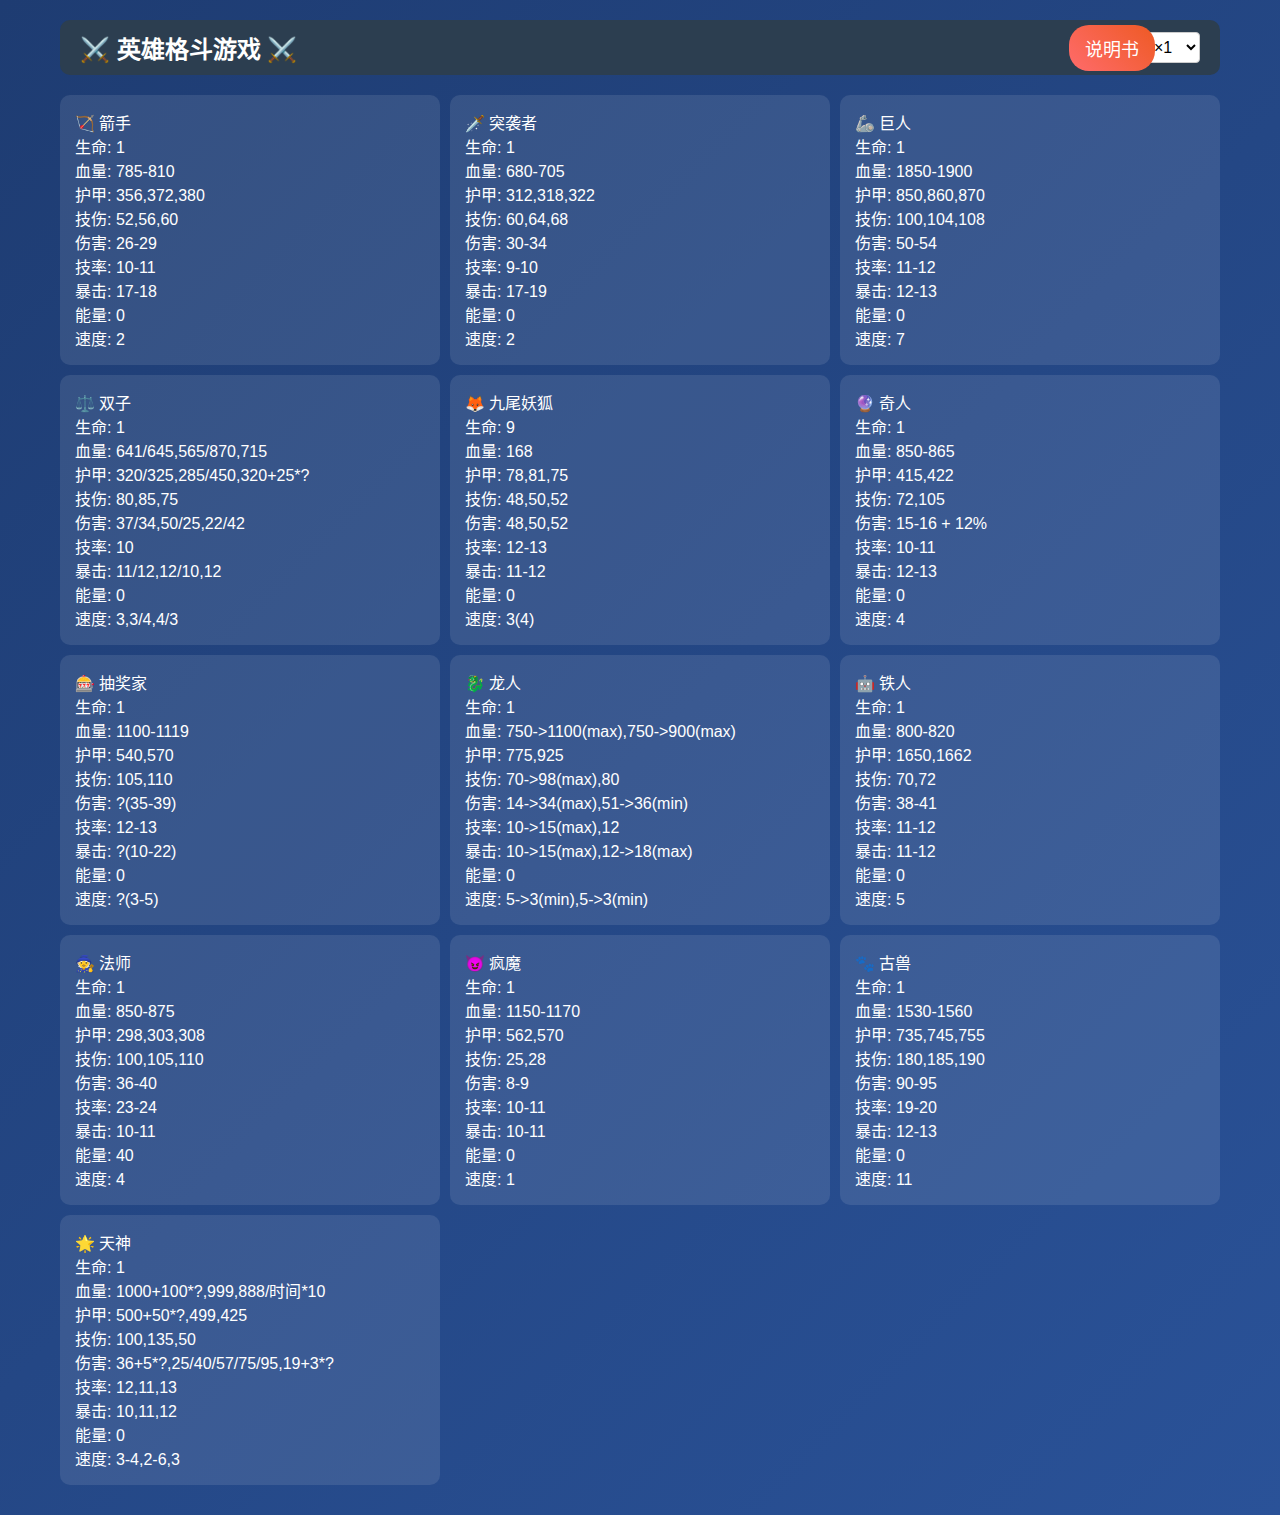
<file: index.html>
<!DOCTYPE html>
<html lang="zh-CN">

<head>
    <meta charset="UTF-8">
    <meta name="viewport" content="width=device-width, initial-scale=1.0">
    <title>英雄格斗游戏</title>
    <link rel="stylesheet" href="./cssPart/gedou.css">
</head>

<body>
    <div class="game-container">
        <div class="game-header">
            <h1 class="game-title">⚔️ 英雄格斗游戏 ⚔️</h1>
            <div class="header-controls">
                <select id="multiplierSelect" class="multiplier-select">
                    <option value="1">×1</option>
                    <option value="2">×2</option>
                    <option value="4">×4</option>
                </select>
                <button id="instructionsBtn" class="instructions-btn">说明书</button>
            </div>
        </div>

        <div id="characterSelection" class="character-selection">
            <div class="character-card" onclick="selectCharacter('Shooter', this)">
                <div>🏹 箭手</div>
                <div>生命: 1</div>
                <div>血量: 785-810</div>
                <div>护甲: 356,372,380</div>
                <div>技伤: 52,56,60</div>
                <div>伤害: 26-29</div>
                <div>技率: 10-11</div>
                <div>暴击: 17-18</div>
                <div>能量: 0</div>
                <div>速度: 2</div>
            </div>
            <div class="character-card" onclick="selectCharacter('Rusher', this)">
                <div>🗡️ 突袭者</div>
                <div>生命: 1</div>
                <div>血量: 680-705</div>
                <div>护甲: 312,318,322</div>
                <div>技伤: 60,64,68</div>
                <div>伤害: 30-34</div>
                <div>技率: 9-10</div>
                <div>暴击: 17-19</div>
                <div>能量: 0</div>
                <div>速度: 2</div>
            </div>
            <div class="character-card" onclick="selectCharacter('Giant', this)">
                <div>🦾 巨人</div>
                <div>生命: 1</div>
                <div>血量: 1850-1900</div>
                <div>护甲: 850,860,870</div>
                <div>技伤: 100,104,108</div>
                <div>伤害: 50-54</div>
                <div>技率: 11-12</div>
                <div>暴击: 12-13</div>
                <div>能量: 0</div>
                <div>速度: 7</div>
            </div>
            <div class="character-card" onclick="selectCharacter('Twin', this)">
                <div>⚖️ 双子</div>
                <div>生命: 1</div>
                <div>血量: 641/645,565/870,715</div>
                <div>护甲: 320/325,285/450,320+25*?</div>
                <div>技伤: 80,85,75</div>
                <div>伤害: 37/34,50/25,22/42</div>
                <div>技率: 10</div>
                <div>暴击: 11/12,12/10,12</div>
                <div>能量: 0</div>
                <div>速度: 3,3/4,4/3</div>
            </div>
            <div class="character-card" onclick="selectCharacter('NineTailedFox', this)">
                <div>🦊 九尾妖狐</div>
                <div>生命: 9</div>
                <div>血量: 168</div>
                <div>护甲: 78,81,75</div>
                <div>技伤: 48,50,52</div>
                <div>伤害: 48,50,52</div>
                <div>技率: 12-13</div>
                <div>暴击: 11-12</div>
                <div>能量: 0</div>
                <div>速度: 3(4)</div>
            </div>
            <div class="character-card" onclick="selectCharacter('MysteryMan', this)">
                <div>🔮 奇人</div>
                <div>生命: 1</div>
                <div>血量: 850-865</div>
                <div>护甲: 415,422</div>
                <div>技伤: 72,105</div>
                <div>伤害: 15-16 + 12%</div>
                <div>技率: 10-11</div>
                <div>暴击: 12-13</div>
                <div>能量: 0</div>
                <div>速度: 4</div>
            </div>
            <div class="character-card" onclick="selectCharacter('LotteryMan', this)">
                <div>🎰 抽奖家</div>
                <div>生命: 1</div>
                <div>血量: 1100-1119</div>
                <div>护甲: 540,570</div>
                <div>技伤: 105,110</div>
                <div>伤害: ?(35-39)</div>
                <div>技率: 12-13</div>
                <div>暴击: ?(10-22)</div>
                <div>能量: 0</div>
                <div>速度: ?(3-5)</div>
            </div>
            <div class="character-card" onclick="selectCharacter('LongRen', this)">
                <div>🐉 龙人</div>
                <div>生命: 1</div>
                <div>血量: 750->1100(max),750->900(max)</div>
                <div>护甲: 775,925</div>
                <div>技伤: 70->98(max),80</div>
                <div>伤害: 14->34(max),51->36(min)</div>
                <div>技率: 10->15(max),12</div>
                <div>暴击: 10->15(max),12->18(max)</div>
                <div>能量: 0</div>
                <div>速度: 5->3(min),5->3(min)</div>
            </div>
            <div class="character-card" onclick="selectCharacter('IronMan', this)">
                <div>🤖 铁人</div>
                <div>生命: 1</div>
                <div>血量: 800-820</div>
                <div>护甲: 1650,1662</div>
                <div>技伤: 70,72</div>
                <div>伤害: 38-41</div>
                <div>技率: 11-12</div>
                <div>暴击: 11-12</div>
                <div>能量: 0</div>
                <div>速度: 5</div>
            </div>
            <div class="character-card" onclick="selectCharacter('Enchanter', this)">
                <div>🧙 法师</div>
                <div>生命: 1</div>
                <div>血量: 850-875</div>
                <div>护甲: 298,303,308</div>
                <div>技伤: 100,105,110</div>
                <div>伤害: 36-40</div>
                <div>技率: 23-24</div>
                <div>暴击: 10-11</div>
                <div>能量: 40</div>
                <div>速度: 4</div>
            </div>
            <div class="character-card" onclick="selectCharacter('CrazyDemon', this)">
                <div>😈 疯魔</div>
                <div>生命: 1</div>
                <div>血量: 1150-1170</div>
                <div>护甲: 562,570</div>
                <div>技伤: 25,28</div>
                <div>伤害: 8-9</div>
                <div>技率: 10-11</div>
                <div>暴击: 10-11</div>
                <div>能量: 0</div>
                <div>速度: 1</div>
            </div>
            <div class="character-card" onclick="selectCharacter('AncientBeast', this)">
                <div>🐾 古兽</div>
                <div>生命: 1</div>
                <div>血量: 1530-1560</div>
                <div>护甲: 735,745,755</div>
                <div>技伤: 180,185,190</div>
                <div>伤害: 90-95</div>
                <div>技率: 19-20</div>
                <div>暴击: 12-13</div>
                <div>能量: 0</div>
                <div>速度: 11</div>
            </div>
            <div class="character-card" onclick="selectCharacter('God', this)">
                <div>🌟 天神</div>  
                <div>生命: 1</div>
                <div>血量: 1000+100*?,999,888/时间*10</div>
                <div>护甲: 500+50*?,499,425</div>
                <div>技伤: 100,135,50</div>
                <div>伤害: 36+5*?,25/40/57/75/95,19+3*?</div>
                <div>技率: 12,11,13</div>
                <div>暴击: 10,11,12</div>
                <div>能量: 0</div>
                <div>速度: 3-4,2-6,3</div>
            </div>
        </div>

        <div id="battleArea" style="display: none;">
            <div class="game-status" id="gameStatus">选择角色开始战斗！</div>
            <div class="battlefield">
                <div class="player" id="player1">
                    <div class="player-image">👤</div>
                    <div class="player-name" id="player1Name">玩家1</div>
                    <div class="player-stats">
                        <div>血量: <span id="player1Blood">0</span>/<span id="player1MaxBlood">0</span></div>
                        <div class="stat-bar blood-bar">
                            <div class="stat-fill" id="player1BloodBar" style="width: 100%;"></div>
                        </div>
                        <div>护甲: <span id="player1Armor">0</span>/<span id="player1MaxArmor">0</span></div>
                        <div class="stat-bar armor-bar">
                            <div class="stat-fill" id="player1ArmorBar" style="width: 100%;"></div>
                        </div>
                        <div>能量: <span id="player1Energy">0</span></div>
                        <div class="stat-bar energy-bar">
                            <div class="stat-fill" id="player1EnergyBar" style="width: 0%;"></div>
                        </div>
                        <div>生命: <span id="player1Life">无</span></div>
                        <div>天赋: <span id="player1Talent">无</span></div>
                        <div>特性: <span id="player1Feature">无</span></div>
                        <div>攻击: <span id="player1Hurt">无</span></div>
                        <div>速度: <span id="player1Speed">无</span></div>
                        
                    </div>
                </div>

                <div class="vs">VS</div>

                <div class="player" id="player2">
                    <div class="player-image">👤</div>
                    <div class="player-name" id="player2Name">玩家2</div>
                    <div class="player-stats">
                        <div>血量: <span id="player2Blood">0</span>/<span id="player2MaxBlood">0</span></div>
                        <div class="stat-bar blood-bar">
                            <div class="stat-fill" id="player2BloodBar" style="width: 100%;"></div>
                        </div>
                        <div>护甲: <span id="player2Armor">0</span>/<span id="player2MaxArmor">0</span></div>
                        <div class="stat-bar armor-bar">
                            <div class="stat-fill" id="player2ArmorBar" style="width: 100%;"></div>
                        </div>
                        <div>能量: <span id="player2Energy">0</span></div>
                        <div class="stat-bar energy-bar">
                            <div class="stat-fill" id="player2EnergyBar" style="width: 0%;"></div>
                        </div>
                        <div>生命: <span id="player2Life">无</span></div>
                        <div>天赋: <span id="player2Talent">无</span></div>
                        <div>特性: <span id="player2Feature">无</span></div>
                        <div>攻击: <span id="player2Hurt">无</span></div>
                        <div>速度: <span id="player2Speed">无</span></div>
                    </div>
                </div>
            </div>

            <div class="controls">
                <div class="action-buttons">
                    <!-- <button class="attack-btn" onclick="performAttack()" id="attackBtn" disabled>⚔️ 普通攻击</button>
                    <button class="skill-btn" onclick="performSkill()" id="skillBtn" disabled>⚡ 技能攻击</button>
                    <button onclick="endTurn()" id="endTurnBtn" disabled>⏭️ 结束回合</button> -->
                    <button onclick="resetGame()">🔄 重新开始</button>
                </div>
            </div>

            <div class="game-log" id="gameLog">
                <div class="log-entry">欢迎来到英雄格斗游戏！</div>
            </div>
        </div>
    </div>

    <script src="./jsPart/introductionButton.js"></script>
    <script src="./jsPart/hero.js"></script>
    <script src="./jsPart/specificHero.js"></script>
    <script src="./jsPart/game.js"></script>
</body>


</html>
</file>
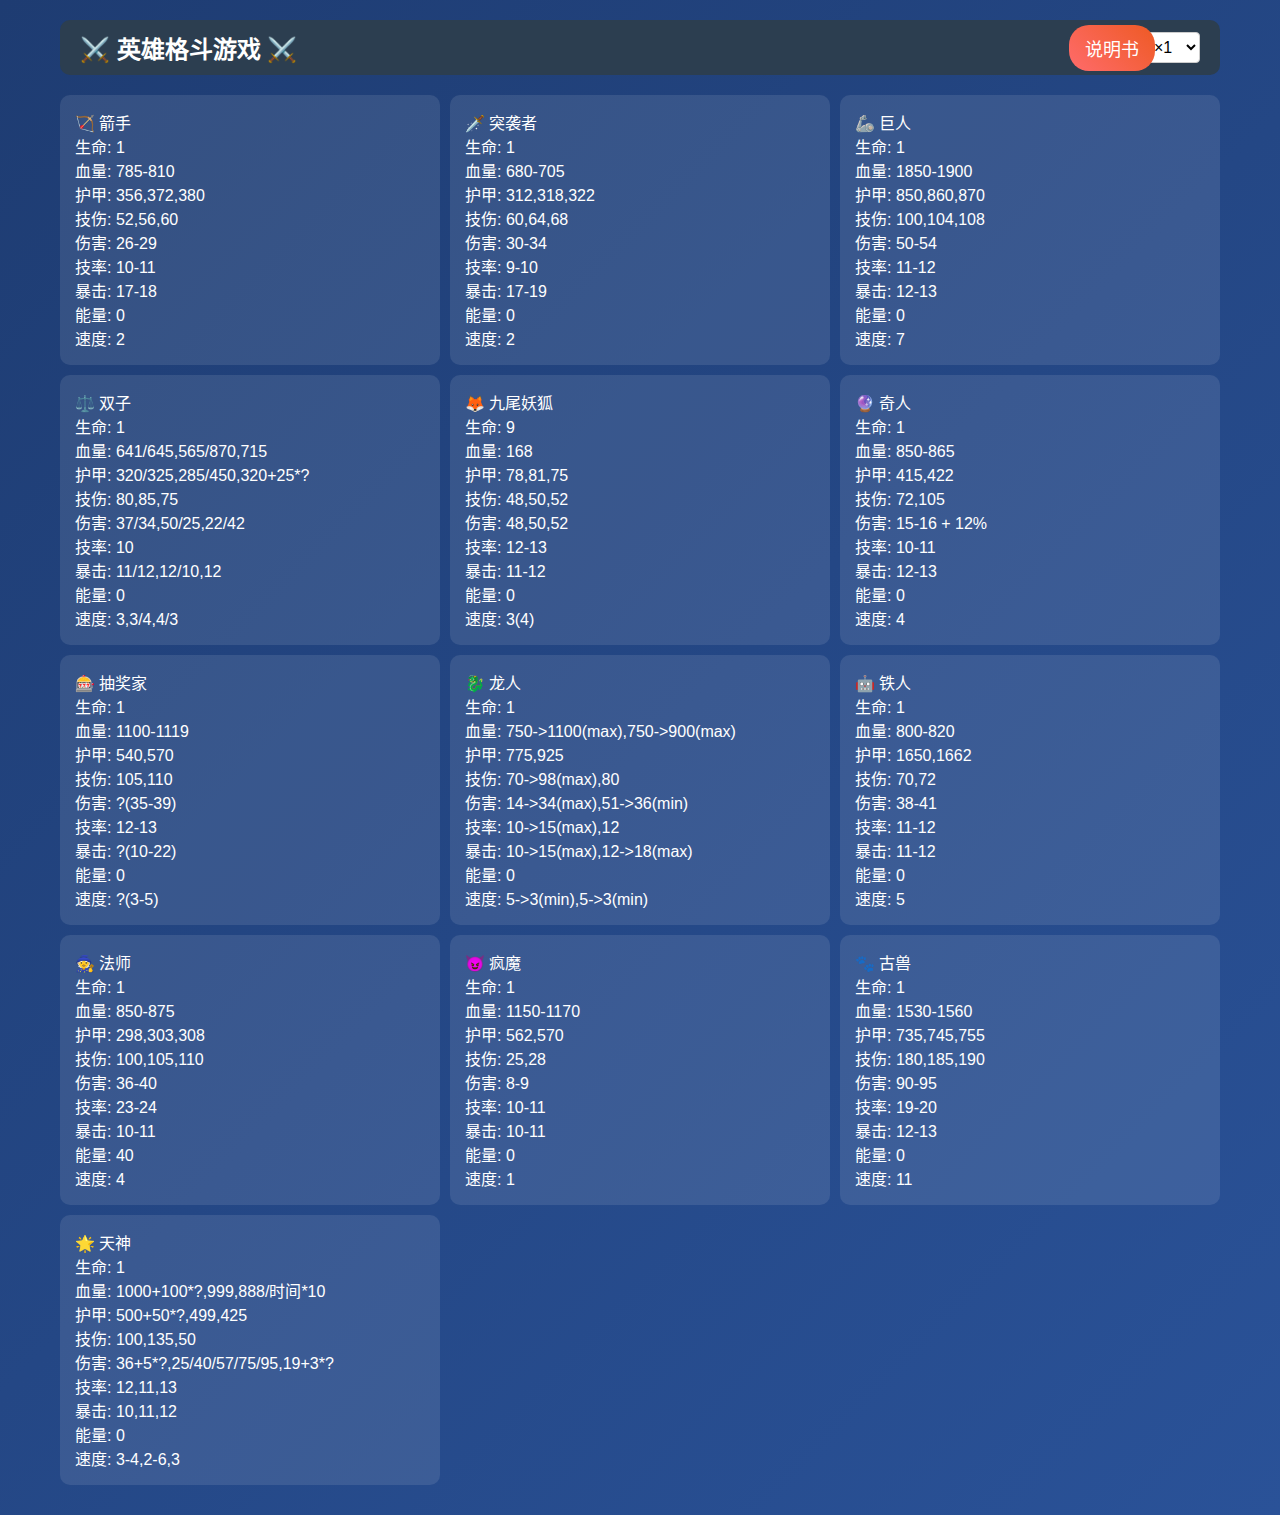
<file: gedou.html>
<!DOCTYPE html>
<html lang="zh-CN">

<head>
    <meta charset="UTF-8">
    <meta name="viewport" content="width=device-width, initial-scale=1.0">
    <title>英雄格斗游戏</title>
    <link rel="stylesheet" href="./cssPart/gedou.css">
</head>

<body>
    <div class="game-container">
        <div class="game-header">
            <h1 class="game-title">⚔️ 英雄格斗游戏 ⚔️</h1>
            <div class="header-controls">
                <select id="multiplierSelect" class="multiplier-select">
                    <option value="1">×1</option>
                    <option value="2">×2</option>
                    <option value="4">×4</option>
                </select>
                <button id="instructionsBtn" class="instructions-btn">说明书</button>
            </div>
        </div>

        <div id="characterSelection" class="character-selection">
            <div class="character-card" onclick="selectCharacter('Shooter', this)">
                <div>🏹 箭手</div>
                <div>生命: 1</div>
                <div>血量: 785-810</div>
                <div>护甲: 356,372,380</div>
                <div>技伤: 52,56,60</div>
                <div>伤害: 26-29</div>
                <div>技率: 10-11</div>
                <div>暴击: 17-18</div>
                <div>能量: 0</div>
                <div>速度: 2</div>
            </div>
            <div class="character-card" onclick="selectCharacter('Rusher', this)">
                <div>🗡️ 突袭者</div>
                <div>生命: 1</div>
                <div>血量: 680-705</div>
                <div>护甲: 312,318,322</div>
                <div>技伤: 60,64,68</div>
                <div>伤害: 30-34</div>
                <div>技率: 9-10</div>
                <div>暴击: 17-19</div>
                <div>能量: 0</div>
                <div>速度: 2</div>
            </div>
            <div class="character-card" onclick="selectCharacter('Giant', this)">
                <div>🦾 巨人</div>
                <div>生命: 1</div>
                <div>血量: 1850-1900</div>
                <div>护甲: 850,860,870</div>
                <div>技伤: 100,104,108</div>
                <div>伤害: 50-54</div>
                <div>技率: 11-12</div>
                <div>暴击: 12-13</div>
                <div>能量: 0</div>
                <div>速度: 7</div>
            </div>
            <div class="character-card" onclick="selectCharacter('Twin', this)">
                <div>⚖️ 双子</div>
                <div>生命: 1</div>
                <div>血量: 641/645,565/870,715</div>
                <div>护甲: 320/325,285/450,320+25*?</div>
                <div>技伤: 80,85,75</div>
                <div>伤害: 37/34,50/25,22/42</div>
                <div>技率: 10</div>
                <div>暴击: 11/12,12/10,12</div>
                <div>能量: 0</div>
                <div>速度: 3,3/4,4/3</div>
            </div>
            <div class="character-card" onclick="selectCharacter('NineTailedFox', this)">
                <div>🦊 九尾妖狐</div>
                <div>生命: 9</div>
                <div>血量: 168</div>
                <div>护甲: 78,81,75</div>
                <div>技伤: 48,50,52</div>
                <div>伤害: 48,50,52</div>
                <div>技率: 12-13</div>
                <div>暴击: 11-12</div>
                <div>能量: 0</div>
                <div>速度: 3(4)</div>
            </div>
            <div class="character-card" onclick="selectCharacter('MysteryMan', this)">
                <div>🔮 奇人</div>
                <div>生命: 1</div>
                <div>血量: 850-865</div>
                <div>护甲: 415,422</div>
                <div>技伤: 72,105</div>
                <div>伤害: 15-16 + 12%</div>
                <div>技率: 10-11</div>
                <div>暴击: 12-13</div>
                <div>能量: 0</div>
                <div>速度: 4</div>
            </div>
            <div class="character-card" onclick="selectCharacter('LotteryMan', this)">
                <div>🎰 抽奖家</div>
                <div>生命: 1</div>
                <div>血量: 1100-1119</div>
                <div>护甲: 540,570</div>
                <div>技伤: 105,110</div>
                <div>伤害: ?(35-39)</div>
                <div>技率: 12-13</div>
                <div>暴击: ?(10-22)</div>
                <div>能量: 0</div>
                <div>速度: ?(3-5)</div>
            </div>
            <div class="character-card" onclick="selectCharacter('LongRen', this)">
                <div>🐉 龙人</div>
                <div>生命: 1</div>
                <div>血量: 750->1100(max),750->900(max)</div>
                <div>护甲: 775,925</div>
                <div>技伤: 70->98(max),80</div>
                <div>伤害: 14->34(max),51->36(min)</div>
                <div>技率: 10->15(max),12</div>
                <div>暴击: 10->15(max),12->18(max)</div>
                <div>能量: 0</div>
                <div>速度: 5->3(min),5->3(min)</div>
            </div>
            <div class="character-card" onclick="selectCharacter('IronMan', this)">
                <div>🤖 铁人</div>
                <div>生命: 1</div>
                <div>血量: 800-820</div>
                <div>护甲: 1650,1662</div>
                <div>技伤: 70,72</div>
                <div>伤害: 38-41</div>
                <div>技率: 11-12</div>
                <div>暴击: 11-12</div>
                <div>能量: 0</div>
                <div>速度: 5</div>
            </div>
            <div class="character-card" onclick="selectCharacter('Enchanter', this)">
                <div>🧙 法师</div>
                <div>生命: 1</div>
                <div>血量: 850-875</div>
                <div>护甲: 298,303,308</div>
                <div>技伤: 100,105,110</div>
                <div>伤害: 36-40</div>
                <div>技率: 23-24</div>
                <div>暴击: 10-11</div>
                <div>能量: 40</div>
                <div>速度: 4</div>
            </div>
            <div class="character-card" onclick="selectCharacter('CrazyDemon', this)">
                <div>😈 疯魔</div>
                <div>生命: 1</div>
                <div>血量: 1150-1170</div>
                <div>护甲: 562,570</div>
                <div>技伤: 25,28</div>
                <div>伤害: 8-9</div>
                <div>技率: 10-11</div>
                <div>暴击: 10-11</div>
                <div>能量: 0</div>
                <div>速度: 1</div>
            </div>
            <div class="character-card" onclick="selectCharacter('AncientBeast', this)">
                <div>🐾 古兽</div>
                <div>生命: 1</div>
                <div>血量: 1530-1560</div>
                <div>护甲: 735,745,755</div>
                <div>技伤: 180,185,190</div>
                <div>伤害: 90-95</div>
                <div>技率: 19-20</div>
                <div>暴击: 12-13</div>
                <div>能量: 0</div>
                <div>速度: 11</div>
            </div>
            <div class="character-card" onclick="selectCharacter('God', this)">
                <div>🌟 天神</div>  
                <div>生命: 1</div>
                <div>血量: 1000+100*?,999,888/时间*10</div>
                <div>护甲: 500+50*?,499,425</div>
                <div>技伤: 100,135,50</div>
                <div>伤害: 36+5*?,25/40/57/75/95,19+3*?</div>
                <div>技率: 12,11,13</div>
                <div>暴击: 10,11,12</div>
                <div>能量: 0</div>
                <div>速度: 3-4,2-6,3</div>
            </div>
        </div>

        <div id="battleArea" style="display: none;">
            <div class="game-status" id="gameStatus">选择角色开始战斗！</div>
            <div class="battlefield">
                <div class="player" id="player1">
                    <div class="player-image">👤</div>
                    <div class="player-name" id="player1Name">玩家1</div>
                    <div class="player-stats">
                        <div>血量: <span id="player1Blood">0</span>/<span id="player1MaxBlood">0</span></div>
                        <div class="stat-bar blood-bar">
                            <div class="stat-fill" id="player1BloodBar" style="width: 100%;"></div>
                        </div>
                        <div>护甲: <span id="player1Armor">0</span>/<span id="player1MaxArmor">0</span></div>
                        <div class="stat-bar armor-bar">
                            <div class="stat-fill" id="player1ArmorBar" style="width: 100%;"></div>
                        </div>
                        <div>能量: <span id="player1Energy">0</span></div>
                        <div class="stat-bar energy-bar">
                            <div class="stat-fill" id="player1EnergyBar" style="width: 0%;"></div>
                        </div>
                        <div>生命: <span id="player1Life">无</span></div>
                        <div>天赋: <span id="player1Talent">无</span></div>
                        <div>特性: <span id="player1Feature">无</span></div>
                        <div>攻击: <span id="player1Hurt">无</span></div>
                        <div>速度: <span id="player1Speed">无</span></div>
                        
                    </div>
                </div>

                <div class="vs">VS</div>

                <div class="player" id="player2">
                    <div class="player-image">👤</div>
                    <div class="player-name" id="player2Name">玩家2</div>
                    <div class="player-stats">
                        <div>血量: <span id="player2Blood">0</span>/<span id="player2MaxBlood">0</span></div>
                        <div class="stat-bar blood-bar">
                            <div class="stat-fill" id="player2BloodBar" style="width: 100%;"></div>
                        </div>
                        <div>护甲: <span id="player2Armor">0</span>/<span id="player2MaxArmor">0</span></div>
                        <div class="stat-bar armor-bar">
                            <div class="stat-fill" id="player2ArmorBar" style="width: 100%;"></div>
                        </div>
                        <div>能量: <span id="player2Energy">0</span></div>
                        <div class="stat-bar energy-bar">
                            <div class="stat-fill" id="player2EnergyBar" style="width: 0%;"></div>
                        </div>
                        <div>生命: <span id="player2Life">无</span></div>
                        <div>天赋: <span id="player2Talent">无</span></div>
                        <div>特性: <span id="player2Feature">无</span></div>
                        <div>攻击: <span id="player2Hurt">无</span></div>
                        <div>速度: <span id="player2Speed">无</span></div>
                    </div>
                </div>
            </div>

            <div class="controls">
                <div class="action-buttons">
                    <!-- <button class="attack-btn" onclick="performAttack()" id="attackBtn" disabled>⚔️ 普通攻击</button>
                    <button class="skill-btn" onclick="performSkill()" id="skillBtn" disabled>⚡ 技能攻击</button>
                    <button onclick="endTurn()" id="endTurnBtn" disabled>⏭️ 结束回合</button> -->
                    <button onclick="resetGame()">🔄 重新开始</button>
                </div>
            </div>

            <div class="game-log" id="gameLog">
                <div class="log-entry">欢迎来到英雄格斗游戏！</div>
            </div>
        </div>
    </div>

    <script src="./jsPart/introductionButton.js"></script>
    <script src="./jsPart/hero.js"></script>
    <script src="./jsPart/specificHero.js"></script>
    <script src="./jsPart/game.js"></script>
</body>

</html>
</file>
<file: cssPart/gedou.css>
* {
    margin: 0;
    padding: 0;
    box-sizing: border-box;
}

body {
    font-family: 'Arial', sans-serif;
    background: linear-gradient(135deg, #1e3c72, #2a5298);
    color: white;
    min-height: 100vh;
    overflow-x: hidden;
}

.game-container {
    max-width: 1200px;
    margin: 0 auto;
    padding: 20px;
}

.game-header {
    display: flex;
    justify-content: space-between;
    align-items: center;
    padding: 10px 20px;
    background-color: #2c3e50;
    color: white;
    border-radius: 10px;
    margin-bottom: 20px;
}

.game-title {
    margin: 0;
    font-size: 24px;
}

.header-controls {
    display: flex;
    align-items: center;
    gap: 10px;
}

.multiplier-select {
    padding: 5px 10px;
    font-size: 16px;
    border-radius: 4px;
    border: 1px solid #ccc;
    background-color: white;
}

.multiplier-select:disabled {
    background-color: #f0f0f0;
    color: #666;
}
.battlefield {
    display: flex;
    justify-content: space-between;
    align-items: center;
    margin: 20px 0;
    padding: 20px;
    background: rgba(0,0,0,0.3);
    border-radius: 15px;
    min-height: 300px;
}

.player {
    flex: 1;
    text-align: center;
    padding: 20px;
    background: rgba(255,255,255,0.1);
    border-radius: 10px;
    margin: 0 10px;
    min-width: 300px;
}

.player.active {
    background: rgba(255,215,0,0.3);
    border: 2px solid gold;
}

.player-name {
    font-size: 1.0em;
    margin-bottom: 2px;
    color: #ffd700;
}

.player-stats {
    margin: 5px 0;
    text-align: left;
}

.stat-bar {
    height: 12px;
    background: #333;
    border-radius: 5px;
    margin: 5px 0;
    overflow: hidden;
}

.stat-fill {
    height: 100%;
    transition: width 0.3s ease;
}

.blood-bar .stat-fill {
    background: linear-gradient(to right, #ff4444, #cc0000); 
}

.armor-bar .stat-fill {
    background: linear-gradient(to right, #4444ff, #0000cc);
}

.energy-bar .stat-fill {
    background: linear-gradient(to right, #ffff44, #cccc00);
}

.player-image {
    width: 40px;
    height: 40px;
    background: rgba(255,255,255,0.2);
    border-radius: 50%;
    margin: 0 auto 15px;
    display: flex;
    align-items: center;
    justify-content: center;
    font-size: 2em;
}

.controls {
    margin: 15px 0;
    text-align: center;
}

.action-buttons {
    display: flex;
    justify-content: center;
    gap: 10px;
    flex-wrap: wrap;
}

button {
    padding: 12px 24px;
    margin: 5px;
    border: none;
    border-radius: 25px;
    background: linear-gradient(45deg, #ff6b6b, #ee5a24);
    color: white;
    font-size: 16px;
    cursor: pointer;
    transition: all 0.3s ease;
}

button:hover {
    transform: translateY(-2px);
    box-shadow: 0 5px 15px rgba(0,0,0,0.3);
}

button:disabled {
    opacity: 0.5;
    cursor: not-allowed;
    transform: none;
}

.attack-btn {
    background: linear-gradient(45deg, #ff9ff3, #f368e0);
}

.skill-btn {
    background: linear-gradient(45deg, #1dd1a1, #10ac84);
}

.game-log {
    background: rgba(0,0,0,0.5);
    border-radius: 10px;
    padding: 20px;
    margin-top: 20px;
    height: 600px;
    overflow-y: auto;
}

.log-entry {
    margin: 5px 0;
    padding: 5px;
    border-radius: 5px;
    background: rgba(255,255,255,0.1);
}

.character-selection {
    display: grid;
    grid-template-columns: repeat(auto-fit, minmax(285px, 1fr));
    gap: 10px;
    margin: 10px 0;
}

.character-card {
    background: rgba(255,255,255,0.1);
    padding: 15px;
    border-radius: 10px;
    text-align: left;
    cursor: pointer;
    transition: all 0.3s ease;
}

.character-card:hover {
    background: rgba(255,215,0,0.3);
    transform: scale(1.05);
}

.character-card.selected {
    background: rgba(255,215,0,0.5);
    border: 2px solid gold;
}

.game-status {
    text-align: center;
    font-size: 1.0em;
    margin: 20px 0;
    color: #ffd700;
}

.battle-animation {
    position: absolute;
    top: 50%;
    left: 50%;
    transform: translate(-50%, -50%);
    font-size: 2em;
    color: red;
    opacity: 0;
    animation: battleEffect 1s ease;
}
.log-entry {
    white-space: pre-wrap; /* 保留所有空白符 + 自动换行 */
    font-family: SimSun;
}
@keyframes battleEffect {
    0% { opacity: 0; transform: translate(-50%, -50%) scale(0.5); }
    50% { opacity: 1; transform: translate(-50%, -50%) scale(1.2); }
    100% { opacity: 0; transform: translate(-50%, -50%) scale(1.5); }
}


/* 添加"说明书按钮" */
.instructions-btn {
    position: absolute;
    top: 20px;
    right: 120px;
    padding: 10px 16px;
    background: linear-gradient(45deg, #ff6b6b, #ee5a24);
    color: white;
    border: none;
    border-radius: 20px;
    cursor: pointer;
    font-size: 18px;
    transition: all 0.3s ease;
}

.instructions-btn:hover {
    transform: translateY(-2px);
    box-shadow: 0 5px 15px rgba(0,0,0,0.3);
}

.modal {
    display: none;
    position: fixed;
    z-index: 1000;
    left: 0;
    top: 0;
    width: 100%;
    height: 100%;
    background-color: rgba(0,0,0,0.7);
}

.modal-content {
    background-color: #2a5298;
    margin: 5% auto;
    padding: 20px;
    border-radius: 10px;
    width: 80%;
    max-width: 800px;
    max-height: 80vh;
    overflow-y: auto;
    position: relative;
    color: white;
}

.close {
    color: #aaa;
    float: right;
    font-size: 28px;
    font-weight: bold;
    cursor: pointer;
    position: absolute;
    right: 15px;
    top: 10px;
}

.close:hover,
.close:focus {
    color: white;
}

.modal-header {
    padding: 10px 0;
    border-bottom: 1px solid #ddd;
    margin-bottom: 15px;
}

.modal-body {
    line-height: 1.6;
}
/* 添加"说明书按钮" */

/* 为弹框内的所有字体的css样式设置为宋体 */
#instructionsModal {
    font-family: "SimSun", serif;
}
</file>
